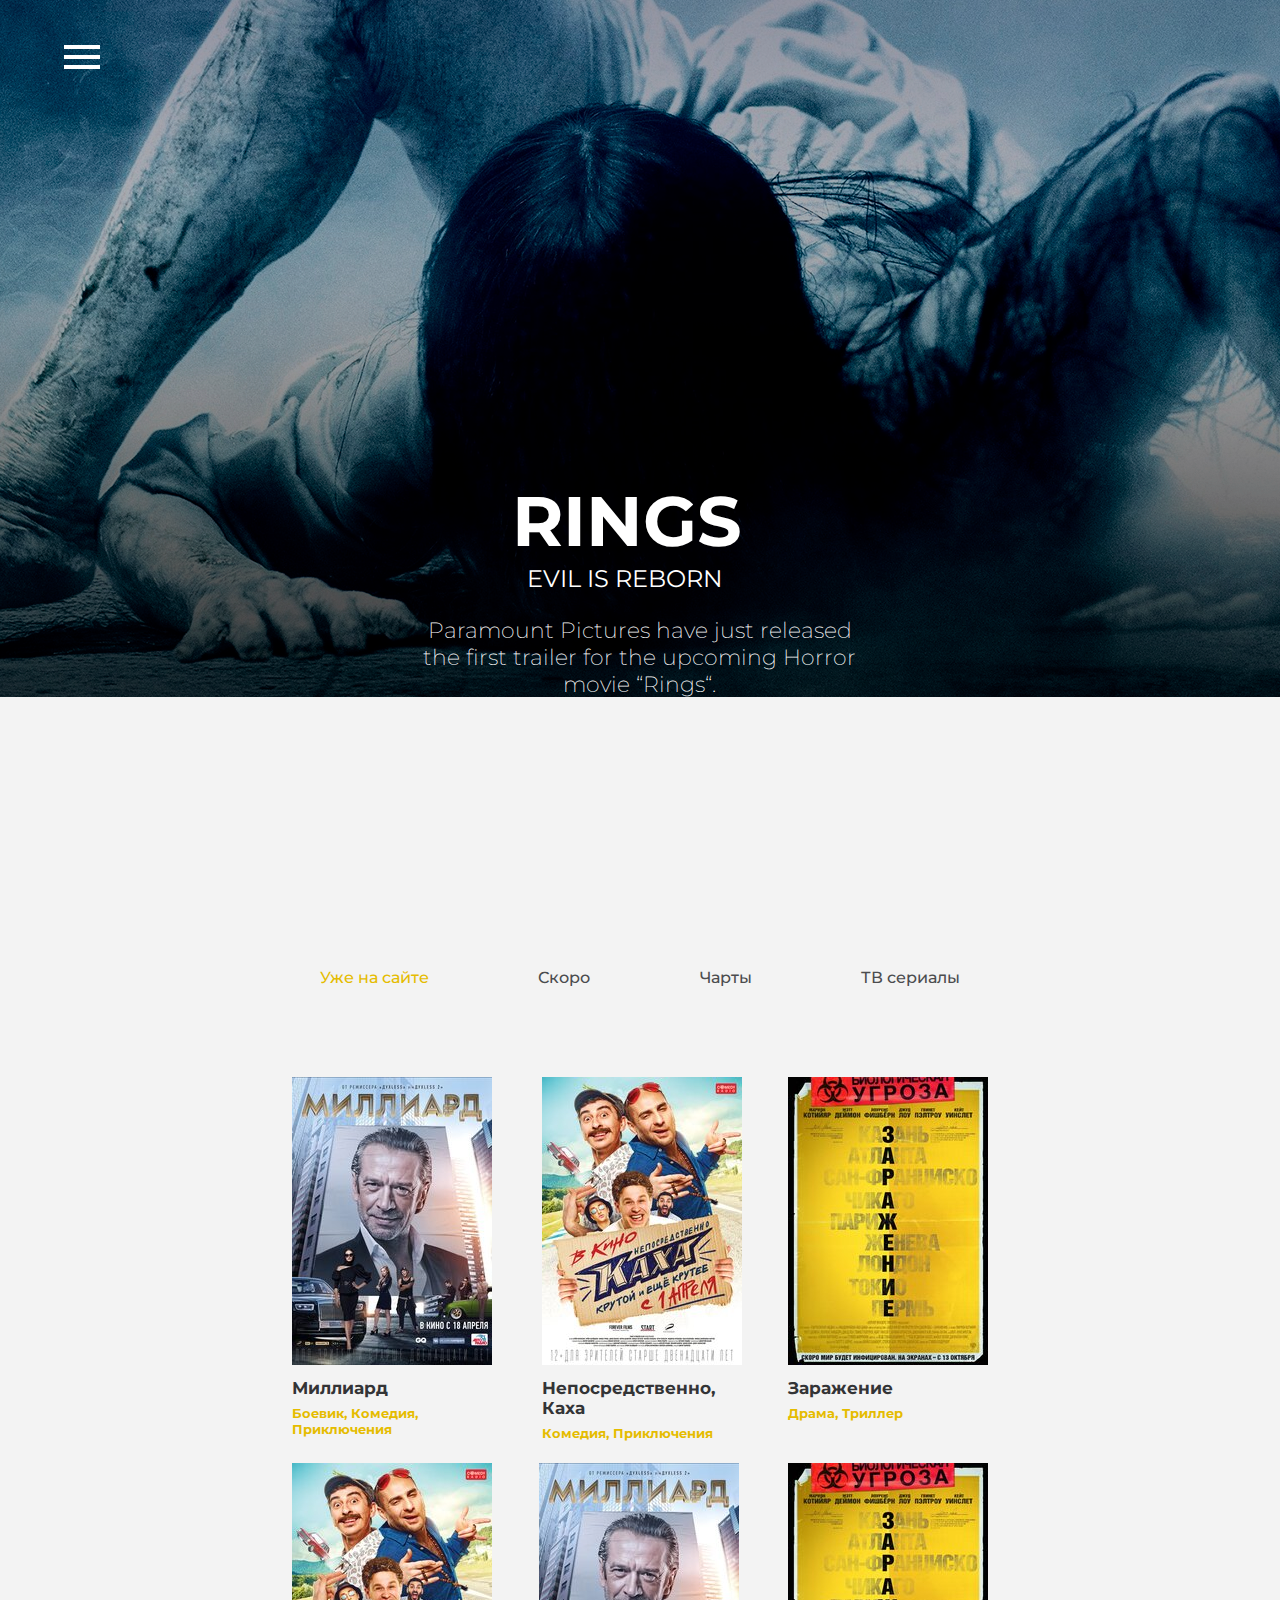
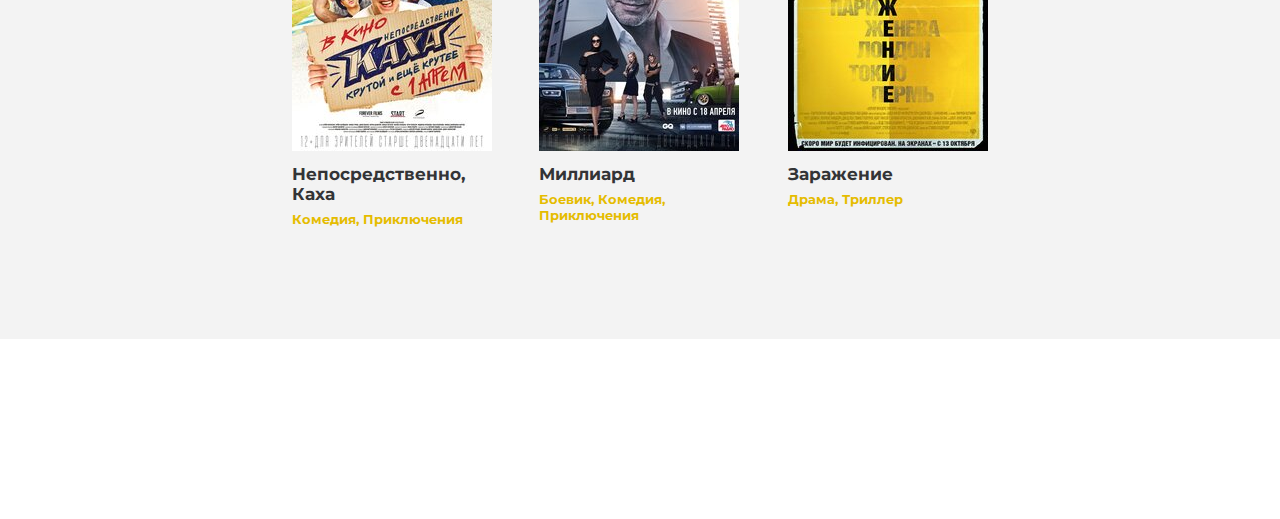
<file: index.html>
<!DOCTYPE html>
<html lang="en">
<head>
	<link rel="preconnect" href="https://fonts.gstatic.com">
	<link href="https://fonts.googleapis.com/css2?family=Montserrat:wght@200;400;500;600;700&display=swap" rel="stylesheet">
	<link rel="stylesheet" href="css/style.css">
	<link rel="stylesheet" href="css/bg.css">
	<title>Cinema website</title>
</head>
<body>
	<header>
		<nav>
			<a href="index.html"><img src="img/header/Hamburguer.svg" alt="" class="burguer"></a>
		</nav>

		<h1 class="title-hd">RINGS</h1>
		<h3 class="subtitle-hd">EVIL IS REBORN</h3>

		<h5 class="light-hd">Paramount Pictures have just released the first trailer for the upcoming Horror movie “Rings“. </h5>
	</header>

	<div class="movies" id="movies">
		<div class="movie__items">
			<a href="#movies" class="movie__item active">Уже на сайте</a>
			<a href="soon.html#movies" class="movie__item">Скоро</a>
			<a href="charts.html#movies" class="movie__item">Чарты</a>
			<a href="serials.html#movies" class="movie__item">ТВ сериалы</a>
		</div>
		<div class="movie__list">
			<a href='films/1.html' class="movie">
				<img src="img/movies/1.jpg" alt="">
				<h3 class="name__movie">Миллиард</h3>
				<h5 class="genre__movie">Боевик, Комедия, Приключения</h5>
			</a>
			<a href='films/2.html' class="movie">
				<img src="img/movies/2.jpg" alt="">
				<h3 class="name__movie">Непосредственно, Каха</h3>
				<h5 class="genre__movie">Комедия, Приключения</h5>
			</a>
			<a href='films/3.html' class="movie">
				<img src="img/movies/3.jpg" alt="">
				<h3 class="name__movie">Заражение</h3>
				<h5 class="genre__movie">Драма, Триллер</h5>
			</a>
			<a href='films/2.html' class="movie">
				<img src="img/movies/2.jpg" alt="">
				<h3 class="name__movie">Непосредственно, Каха</h3>
				<h5 class="genre__movie">Комедия, Приключения</h5>
			</a>
			<a href='films/1.html' class="movie">
				<img src="img/movies/1.jpg" alt="">
				<h3 class="name__movie">Миллиард</h3>
				<h5 class="genre__movie">Боевик, Комедия, Приключения</h5>
			</a>
			<a href='films/3.html' class="movie">
				<img src="img/movies/3.jpg" alt="">
				<h3 class="name__movie">Заражение</h3>
				<h5 class="genre__movie">Драма, Триллер</h5>
			</a>
		</div>
	</div>

	<footer>
		
	</footer>
</body>
</html>
</file>
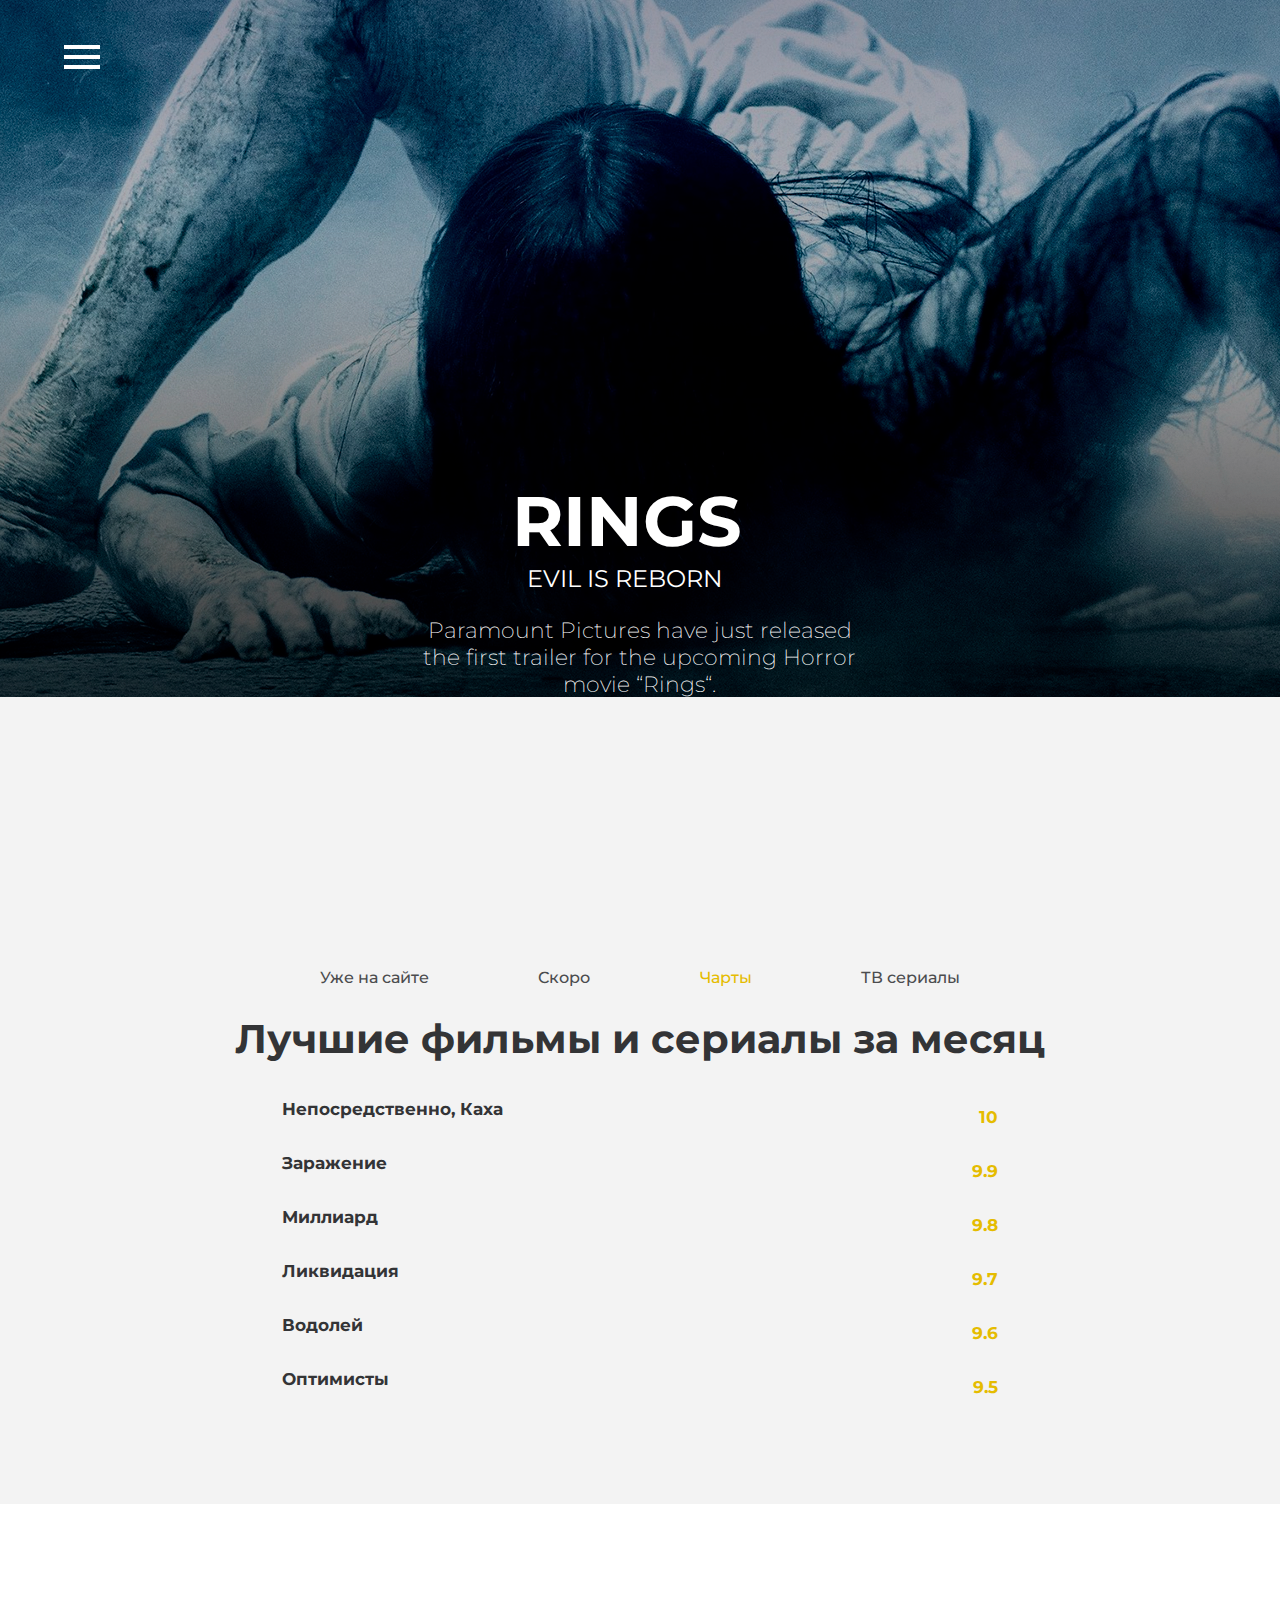
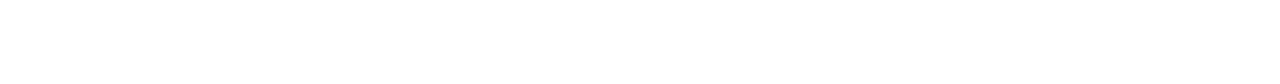
<file: charts.html>
<!DOCTYPE html>
<html lang="en">
<head>
	<link rel="preconnect" href="https://fonts.gstatic.com">
	<link href="https://fonts.googleapis.com/css2?family=Montserrat:wght@200;400;500;600;700&display=swap" rel="stylesheet">
	<link rel="stylesheet" href="css/style.css">
	<link rel="stylesheet" href="css/bg.css">
	<title>Cinema website</title>
</head>
<body>
	<header>
		<nav>
			<a href="index.html"><img src="img/header/Hamburguer.svg" alt="" class="burguer"></a>
		</nav>

		<h1 class="title-hd">RINGS</h1>
		<h3 class="subtitle-hd">EVIL IS REBORN</h3>

		<h5 class="light-hd">Paramount Pictures have just released the first trailer for the upcoming Horror movie “Rings“. </h5>
	</header>

	<div class="movies" id="movies">
		<div class="movie__items">
			<a href="index.html#movies" class="movie__item">Уже на сайте</a>
			<a href="soon.html#movies" class="movie__item">Скоро</a>
			<a href="#movies" class="movie__item active">Чарты</a>
			<a href="serials.html#movies" class="movie__item">ТВ сериалы</a>
		</div>
		<h1 class="charts">Лучшие фильмы и сериалы за месяц</h1>
		<div class="movie__rating">
			<h3 class="name__movie">Непосредственно, Каха</h3>
			<h3 class="rating">10</h3>
		</div>
		<div class="movie__rating">
			<h3 class="name__movie">Заражение</h3>
			<h3 class="rating">9.9</h3>
		</div>
		<div class="movie__rating">
			<h3 class="name__movie">Миллиард</h3>
			<h3 class="rating">9.8</h3>
		</div>
		<div class="movie__rating">
			<h3 class="name__movie">Ликвидация</h3>
			<h3 class="rating">9.7</h3>
		</div>
		<div class="movie__rating">
			<h3 class="name__movie">Водолей</h3>
			<h3 class="rating">9.6</h3>
		</div>
		<div class="movie__rating">
			<h3 class="name__movie">Оптимисты</h3>
			<h3 class="rating">9.5</h3>
		</div>
	</div>

	<footer>
		
	</footer>
</body>
</html>
</file>
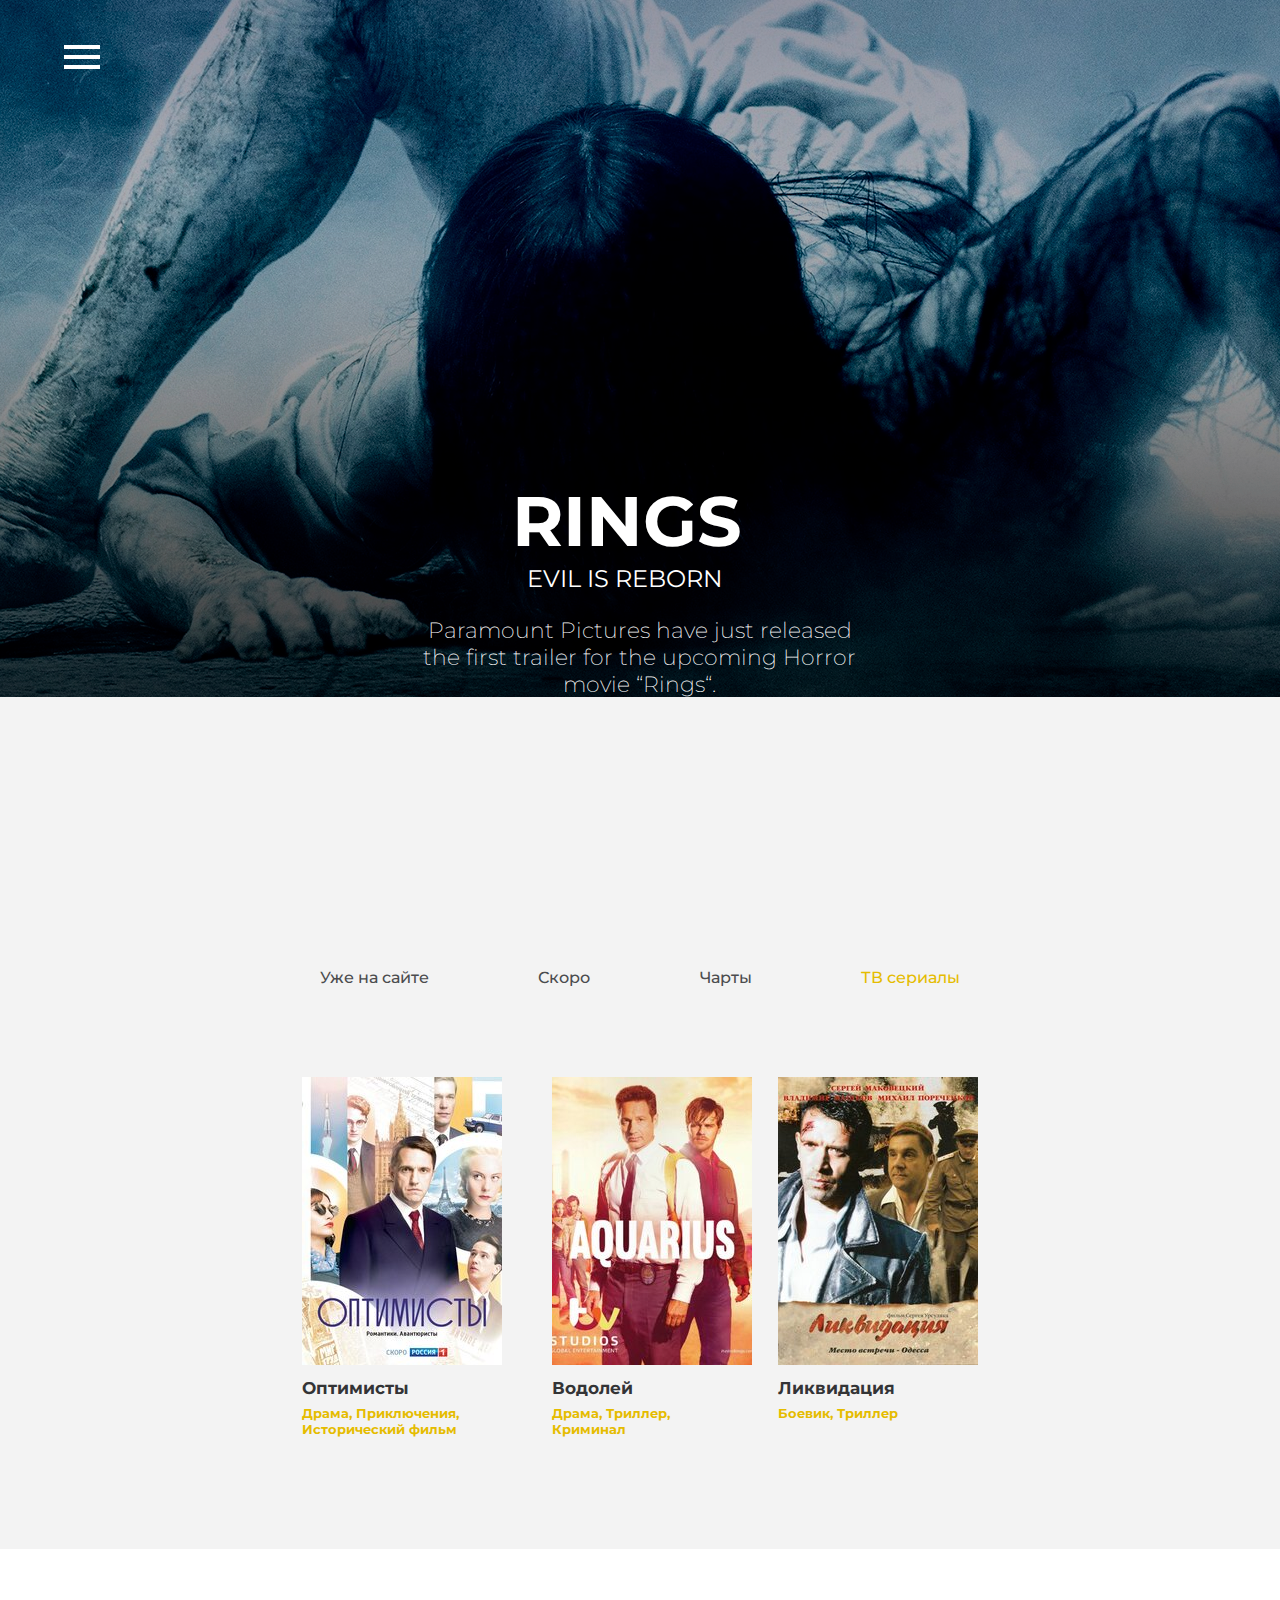
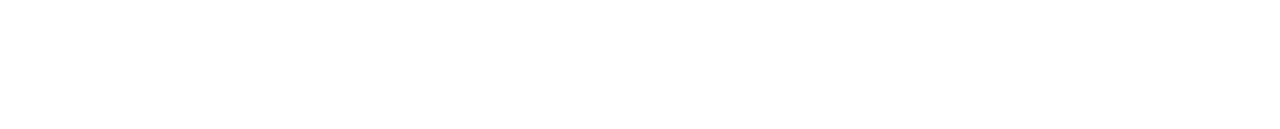
<file: serials.html>
<!DOCTYPE html>
<html lang="en">
<head>
	<link rel="preconnect" href="https://fonts.gstatic.com">
	<link href="https://fonts.googleapis.com/css2?family=Montserrat:wght@200;400;500;600;700&display=swap" rel="stylesheet">
	<link rel="stylesheet" href="css/style.css">
	<link rel="stylesheet" href="css/bg.css">
	<title>Cinema website</title>
</head>
<body>
	<header>
		<nav>
			<a href="index.html"><img src="img/header/Hamburguer.svg" alt="" class="burguer"></a>
		</nav>

		<h1 class="title-hd">RINGS</h1>
		<h3 class="subtitle-hd">EVIL IS REBORN</h3>

		<h5 class="light-hd">Paramount Pictures have just released the first trailer for the upcoming Horror movie “Rings“. </h5>
	</header>

	<div class="movies" id="movies">
		<div class="movie__items">
			<a href="index.html#movies" class="movie__item">Уже на сайте</a>
			<a href="soon.html#movies" class="movie__item">Скоро</a>
			<a href="charts.html#movies" class="movie__item">Чарты</a>
			<a href="#movies" class="movie__item active">ТВ сериалы</a>
		</div>
		<div class="movie__list">
			<a href='films/7.html' class="movie">
				<img src="img/movies/7.jpg" alt="">
				<h3 class="name__movie">Оптимисты</h3>
				<h5 class="genre__movie">Драма, Приключения, Исторический фильм</h5>
			</a>
			<a href='films/8.html' class="movie">
				<img src="img/movies/8.jpg" alt="">
				<h3 class="name__movie">Водолей</h3>
				<h5 class="genre__movie">Драма, Триллер, Криминал</h5>
			</a>
			<a href='films/9.html' class="movie">
				<img src="img/movies/9.jpg" alt="">
				<h3 class="name__movie">Ликвидация</h3>
				<h5 class="genre__movie">Боевик, Триллер</h5>
			</a>
		</div>
	</div>

	<footer>
		
	</footer>
</body>
</html>
</file>
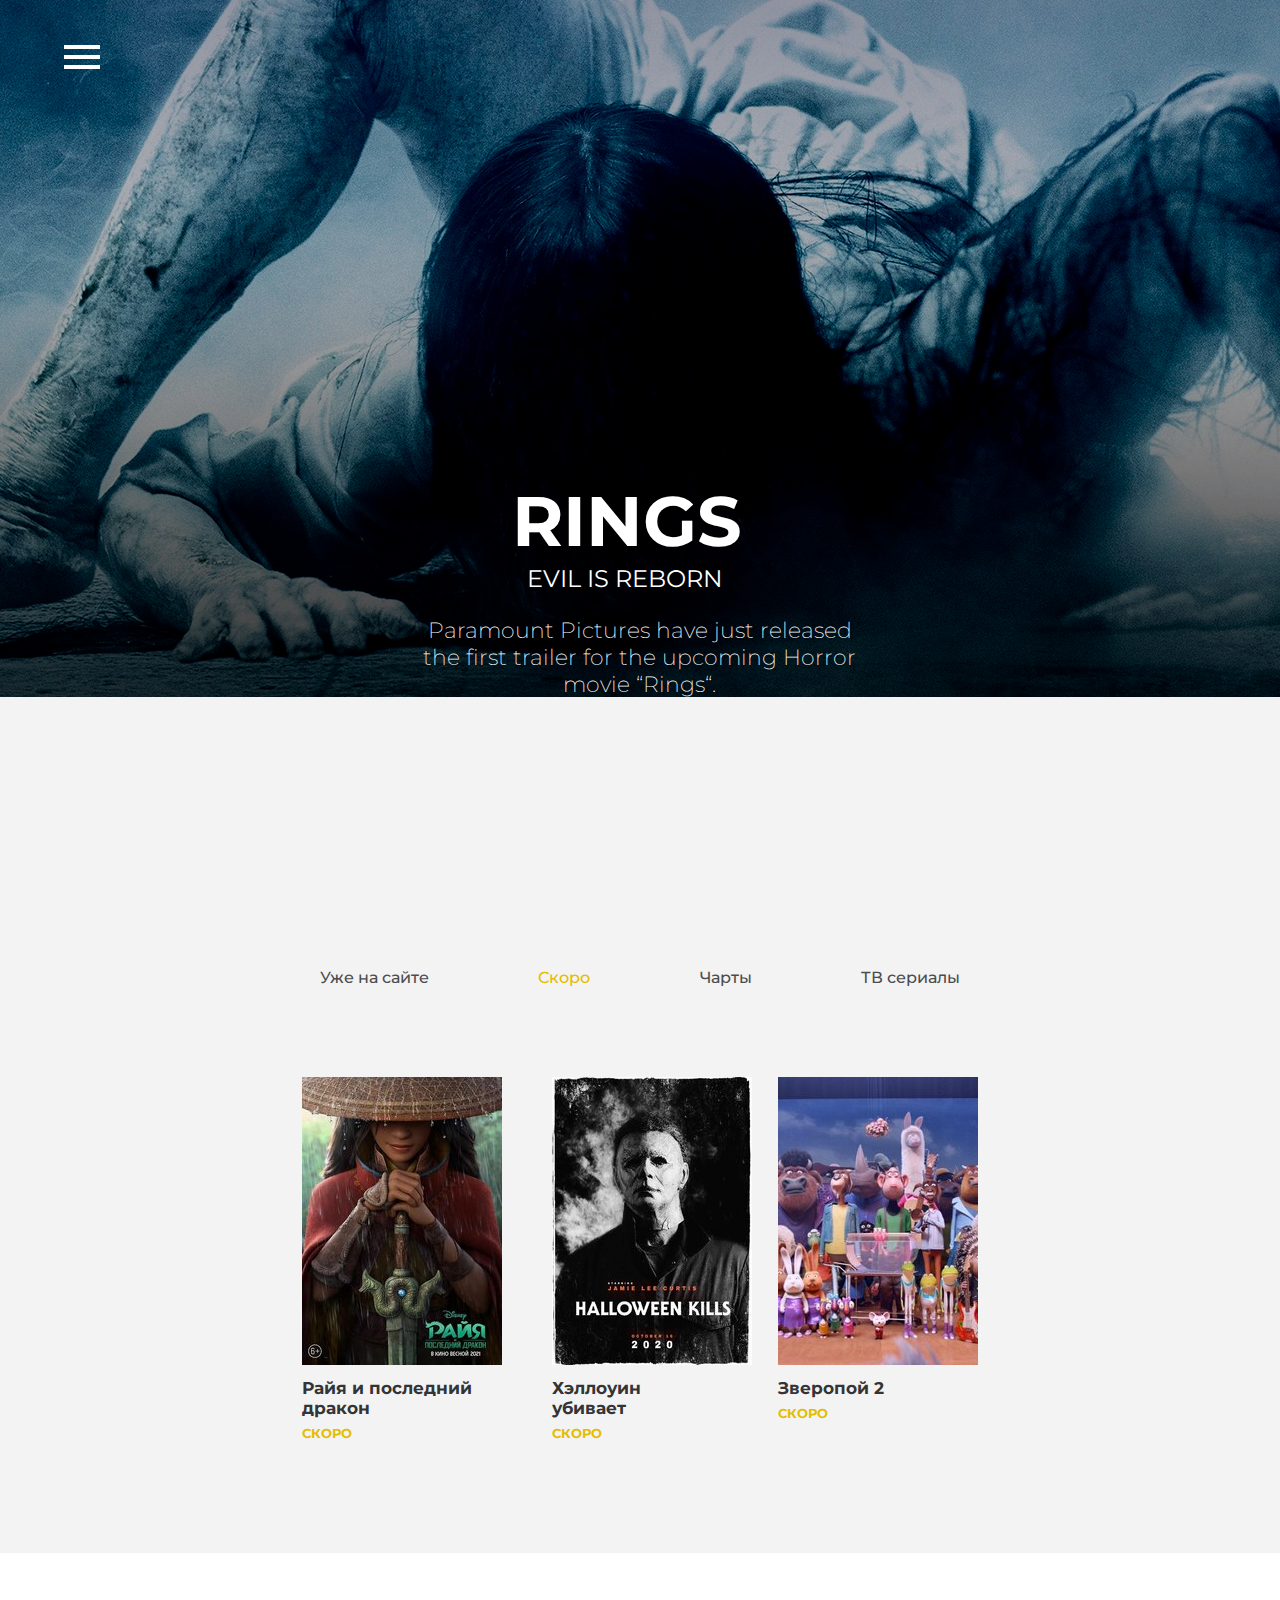
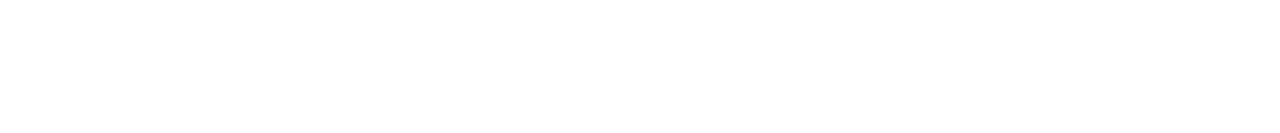
<file: soon.html>
<!DOCTYPE html>
<html lang="en">
<head>
	<link rel="preconnect" href="https://fonts.gstatic.com">
	<link href="https://fonts.googleapis.com/css2?family=Montserrat:wght@200;400;500;600;700&display=swap" rel="stylesheet">
	<link rel="stylesheet" href="css/style.css">
	<link rel="stylesheet" href="css/bg.css">
	<title>Cinema website</title>
</head>
<body>
	<header>
		<nav>
			<a href="index.html"><img src="img/header/Hamburguer.svg" alt="" class="burguer"></a>
		</nav>

		<h1 class="title-hd">RINGS</h1>
		<h3 class="subtitle-hd">EVIL IS REBORN</h3>

		<h5 class="light-hd">Paramount Pictures have just released the first trailer for the upcoming Horror movie “Rings“. </h5>
	</header>

	<div class="movies">
		<div class="movie__items" id="movies">
			<a href="index.html#movies" class="movie__item">Уже на сайте</a>
			<a href="#movies" class="movie__item active">Скоро</a>
			<a href="charts.html#movies" class="movie__item">Чарты</a>
			<a href="serials.html#movies" class="movie__item">ТВ сериалы</a>
		</div>
		<div class="movie__list">
			<a href='films/4.html' class="movie">
				<img src="img/movies/4.jpg" alt="">
				<h3 class="name__movie">Райя и последний дракон</h3>
				<h5 class="genre__movie">СКОРО</h5>
			</a>
			<a href='films/5.html' class="movie">
				<img src="img/movies/5.jpg" alt="">
				<h3 class="name__movie">Хэллоуин убивает</h3>
				<h5 class="genre__movie">СКОРО</h5>
			</a>
			<a href='films/6.html' class="movie">
				<img src="img/movies/6.jpg" alt="">
				<h3 class="name__movie">Зверопой 2</h3>
				<h5 class="genre__movie">СКОРО</h5>
			</a>
		</div>
	</div>

	<footer>
		
	</footer>
</body>
</html>
</file>
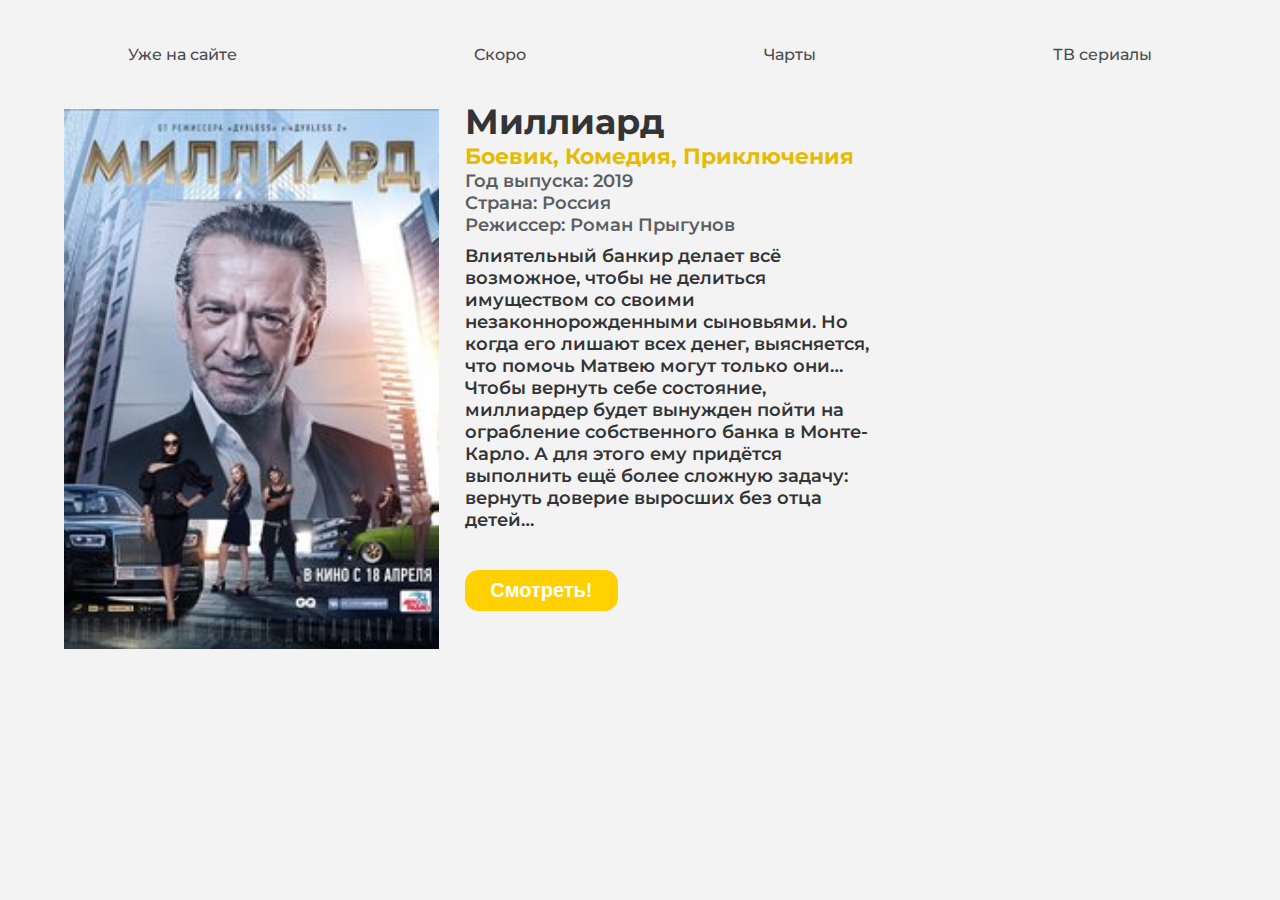
<file: films/1.html>
<!DOCTYPE html>
<html lang="en">
<head>
	<link rel="preconnect" href="https://fonts.gstatic.com">
	<link href="https://fonts.googleapis.com/css2?family=Montserrat:wght@200;400;500;600;700&display=swap" rel="stylesheet">
	<link rel="stylesheet" href="../css/style.css">
	<title>Cinema website</title>
</head>
<body>
	<div class="movie__items">
			<a href="../index.html#movies" class="movie__item">Уже на сайте</a>
			<a href="../soon.html#movies" class="movie__item">Скоро</a>
			<a href="../charts.html#movies" class="movie__item">Чарты</a>
			<a href="../serials.html#movies" class="movie__item">ТВ сериалы</a>
	</div>
	<div class="some">
		<img src="../img/movies/1.jpg" alt="" class="movie-img">
		<div class="movie__info">
			<div class="movie-name">Миллиард</div>
			<h3 class="genre-movie">Боевик, Комедия, Приключения</h3>
			<h5 class="year-movie">Год выпуска: 2019</h5>
			<h5 class="country-movie">Страна: Россия</h5>
			<h5 class="director-movie">Режиссер: Роман Прыгунов</h5>
			<h5 class="description-movie">Влиятельный банкир делает всё возможное, чтобы не делиться имуществом со своими незаконнорожденными сыновьями. Но когда его лишают всех денег, выясняется, что помочь Матвею могут только они… Чтобы вернуть себе состояние, миллиардер будет вынужден пойти на ограбление собственного банка в Монте-Карло. А для этого ему придётся выполнить ещё более сложную задачу: вернуть доверие выросших без отца детей…</h5>

			<button class="btn">Смотреть!</button>
		</div>
	</div>
	
</body>
</html>
</file>
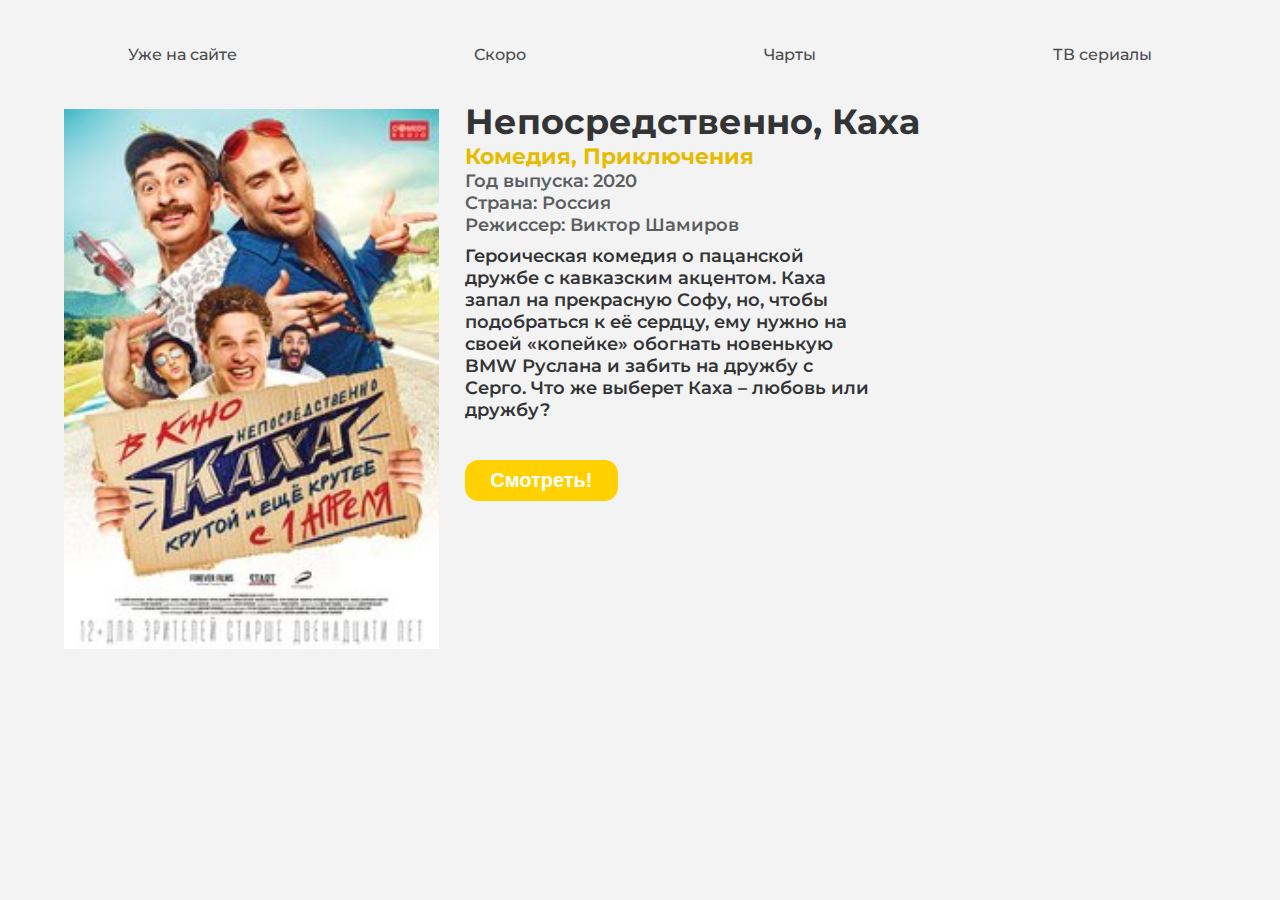
<file: films/2.html>
<!DOCTYPE html>
<html lang="en">
<head>
	<link rel="preconnect" href="https://fonts.gstatic.com">
	<link href="https://fonts.googleapis.com/css2?family=Montserrat:wght@200;400;500;600;700&display=swap" rel="stylesheet">
	<link rel="stylesheet" href="../css/style.css">
	<title>Cinema website</title>
</head>
<body>
	<div class="movie__items">
			<a href="../index.html#movies" class="movie__item">Уже на сайте</a>
			<a href="../soon.html#movies" class="movie__item">Скоро</a>
			<a href="../charts.html#movies" class="movie__item">Чарты</a>
			<a href="../serials.html#movies" class="movie__item">ТВ сериалы</a>
	</div>
	<div class="some">
		<img src="../img/movies/2.jpg" alt="" class="movie-img">
		<div class="movie__info">
			<div class="movie-name">Непосредственно, Каха</div>
			<h3 class="genre-movie">Комедия, Приключения</h3>
			<h5 class="year-movie">Год выпуска: 2020</h5>
			<h5 class="country-movie">Страна: Россия</h5>
			<h5 class="director-movie">Режиссер: Виктор Шамиров</h5>
			<h5 class="description-movie">Героическая комедия о пацанской дружбе с кавказским акцентом. Каха запал на прекрасную Софу, но, чтобы подобраться к её сердцу, ему нужно на своей «копейке» обогнать новенькую BMW Руслана и забить на дружбу с Серго. Что же выберет Каха – любовь или дружбу?</h5>

			<button class="btn">Смотреть!</button>
		</div>
	</div>
	
</body>
</html>
</file>
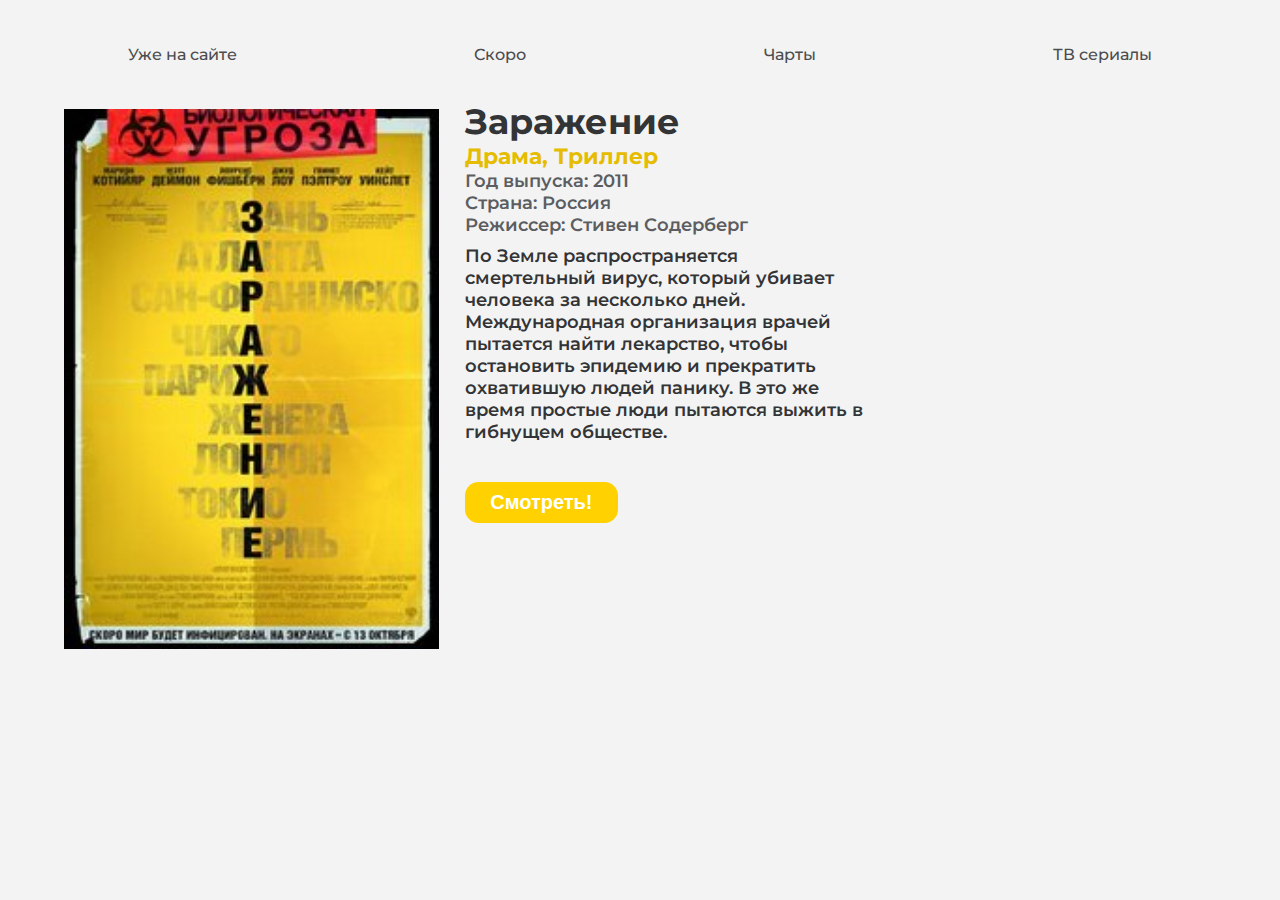
<file: films/3.html>
<!DOCTYPE html>
<html lang="en">
<head>
	<link rel="preconnect" href="https://fonts.gstatic.com">
	<link href="https://fonts.googleapis.com/css2?family=Montserrat:wght@200;400;500;600;700&display=swap" rel="stylesheet">
	<link rel="stylesheet" href="../css/style.css">
	<title>Cinema website</title>
</head>
<body>
	<div class="movie__items">
			<a href="../index.html#movies" class="movie__item">Уже на сайте</a>
			<a href="../soon.html#movies" class="movie__item">Скоро</a>
			<a href="../charts.html#movies" class="movie__item">Чарты</a>
			<a href="../serials.html#movies" class="movie__item">ТВ сериалы</a>
	</div>
	<div class="some">
		<img src="../img/movies/3.jpg" alt="" class="movie-img">
		<div class="movie__info">
			<div class="movie-name">Заражение</div>
			<h3 class="genre-movie">Драма, Триллер</h3>
			<h5 class="year-movie">Год выпуска: 2011</h5>
			<h5 class="country-movie">Страна: Россия</h5>
			<h5 class="director-movie">Режиссер: Стивен Содерберг</h5>
			<h5 class="description-movie">По Земле распространяется смертельный вирус, который убивает человека за несколько дней. Международная организация врачей пытается найти лекарство, чтобы остановить эпидемию и прекратить охватившую людей панику. В это же время простые люди пытаются выжить в гибнущем обществе.</h5>

			<button class="btn">Смотреть!</button>
		</div>
	</div>
	
</body>
</html>
</file>
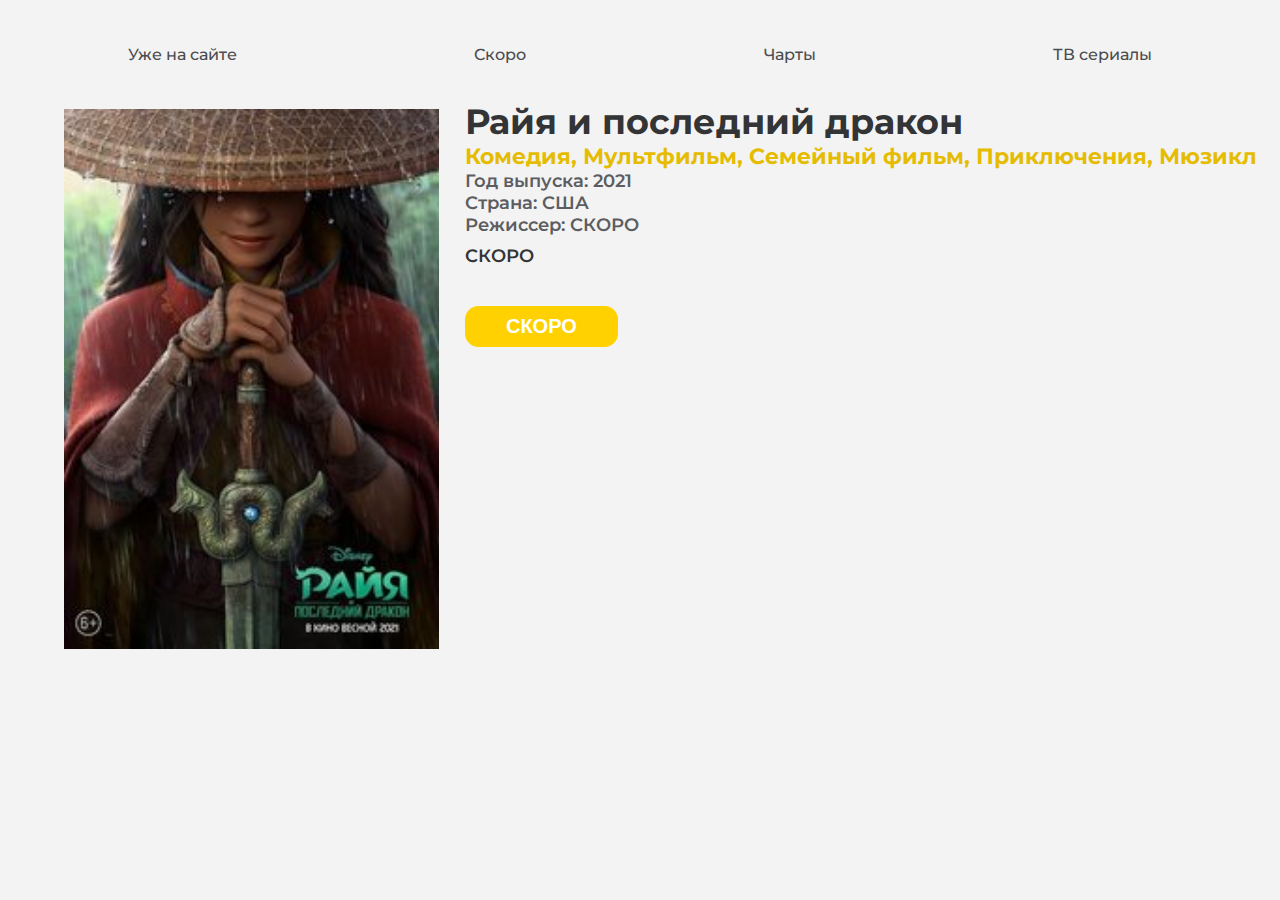
<file: films/4.html>
<!DOCTYPE html>
<html lang="en">
<head>
	<link rel="preconnect" href="https://fonts.gstatic.com">
	<link href="https://fonts.googleapis.com/css2?family=Montserrat:wght@200;400;500;600;700&display=swap" rel="stylesheet">
	<link rel="stylesheet" href="../css/style.css">
	<title>Cinema website</title>
</head>
<body>
	<div class="movie__items">
			<a href="../index.html#movies" class="movie__item">Уже на сайте</a>
			<a href="../soon.html#movies" class="movie__item">Скоро</a>
			<a href="../charts.html#movies" class="movie__item">Чарты</a>
			<a href="../serials.html#movies" class="movie__item">ТВ сериалы</a>
	</div>
	<div class="some">
		<img src="../img/movies/4.jpg" alt="" class="movie-img">
		<div class="movie__info">
			<div class="movie-name">Райя и последний дракон</div>
			<h3 class="genre-movie">Комедия, Мультфильм, Семейный фильм, Приключения, Мюзикл</h3>
			<h5 class="year-movie">Год выпуска: 2021</h5>
			<h5 class="country-movie">Страна: США</h5>
			<h5 class="director-movie">Режиссер: СКОРО</h5>
			<h5 class="description-movie">СКОРО</h5>

			<button class="btn">СКОРО</button>
		</div>
	</div>
	
</body>
</html>
</file>
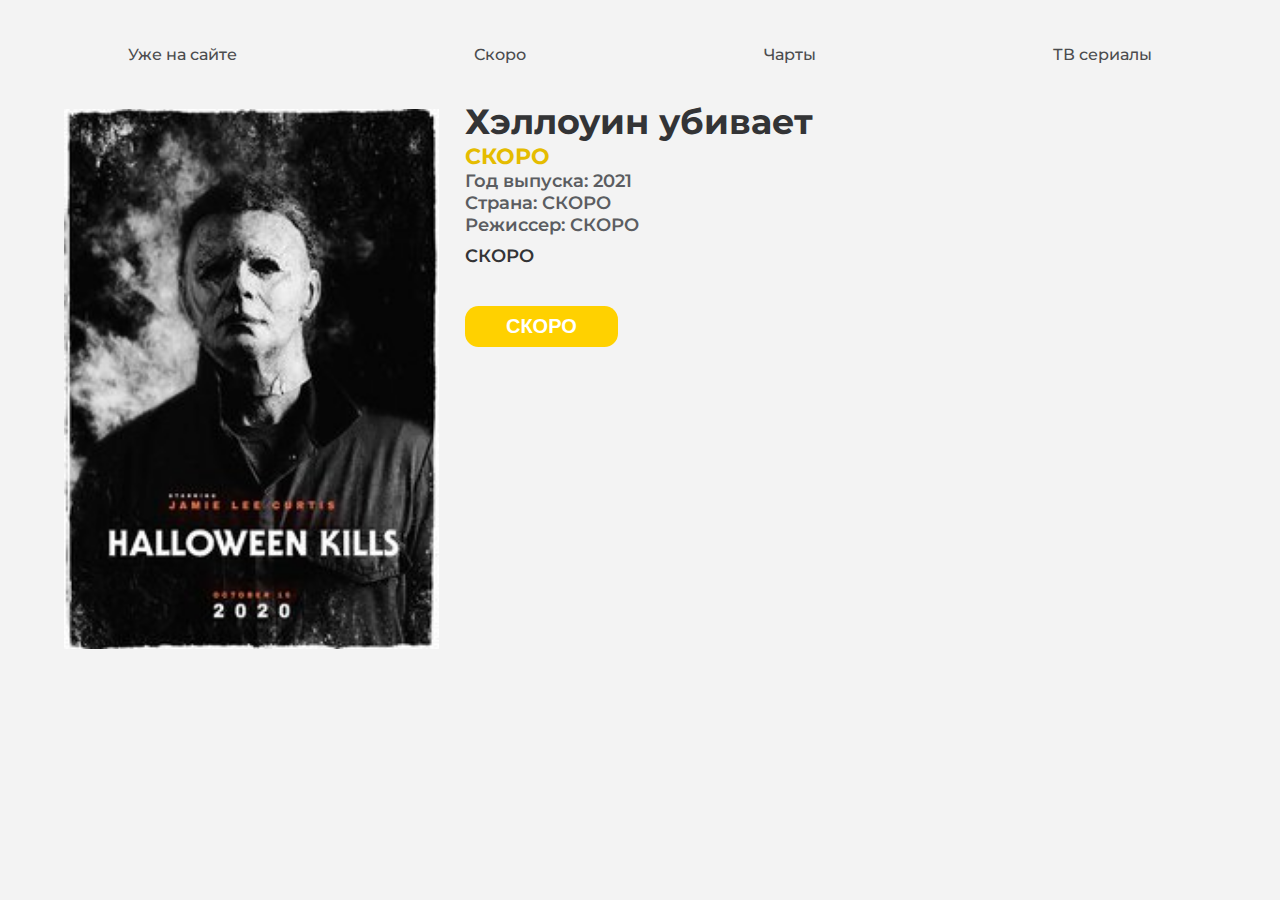
<file: films/5.html>
<!DOCTYPE html>
<html lang="en">
<head>
	<link rel="preconnect" href="https://fonts.gstatic.com">
	<link href="https://fonts.googleapis.com/css2?family=Montserrat:wght@200;400;500;600;700&display=swap" rel="stylesheet">
	<link rel="stylesheet" href="../css/style.css">
	<title>Cinema website</title>
</head>
<body>
	<div class="movie__items">
			<a href="../index.html#movies" class="movie__item">Уже на сайте</a>
			<a href="../soon.html#movies" class="movie__item">Скоро</a>
			<a href="../charts.html#movies" class="movie__item">Чарты</a>
			<a href="../serials.html#movies" class="movie__item">ТВ сериалы</a>
	</div>
	<div class="some">
		<img src="../img/movies/5.jpg" alt="" class="movie-img">
		<div class="movie__info">
			<div class="movie-name">Хэллоуин убивает</div>
			<h3 class="genre-movie">СКОРО</h3>
			<h5 class="year-movie">Год выпуска: 2021</h5>
			<h5 class="country-movie">Страна: СКОРО</h5>
			<h5 class="director-movie">Режиссер: СКОРО</h5>
			<h5 class="description-movie">СКОРО</h5>

			<button class="btn">СКОРО</button>
		</div>
	</div>
	
</body>
</html>
</file>
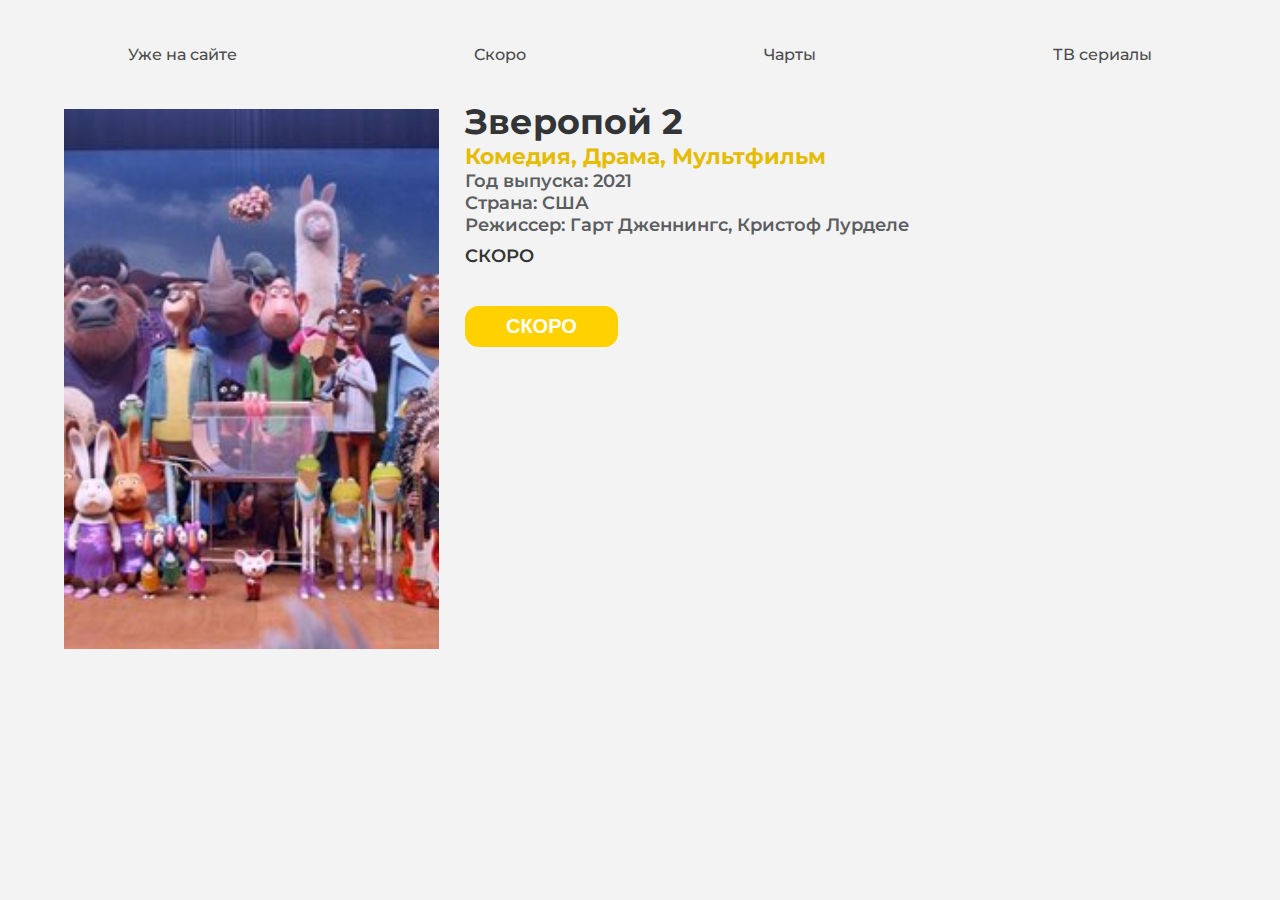
<file: films/6.html>
<!DOCTYPE html>
<html lang="en">
<head>
	<link rel="preconnect" href="https://fonts.gstatic.com">
	<link href="https://fonts.googleapis.com/css2?family=Montserrat:wght@200;400;500;600;700&display=swap" rel="stylesheet">
	<link rel="stylesheet" href="../css/style.css">
	<title>Cinema website</title>
</head>
<body>
	<div class="movie__items">
			<a href="../index.html#movies" class="movie__item">Уже на сайте</a>
			<a href="../soon.html#movies" class="movie__item">Скоро</a>
			<a href="../charts.html#movies" class="movie__item">Чарты</a>
			<a href="../serials.html#movies" class="movie__item">ТВ сериалы</a>
	</div>
	<div class="some">
		<img src="../img/movies/6.jpg" alt="" class="movie-img">
		<div class="movie__info">
			<div class="movie-name">Зверопой 2</div>
			<h3 class="genre-movie">Комедия, Драма, Мультфильм</h3>
			<h5 class="year-movie">Год выпуска: 2021</h5>
			<h5 class="country-movie">Страна: США</h5>
			<h5 class="director-movie">Режиссер: Гарт Дженнингс, Кристоф Лурделе</h5>
			<h5 class="description-movie">СКОРО</h5>

			<button class="btn">СКОРО</button>
		</div>
	</div>
	
</body>
</html>
</file>
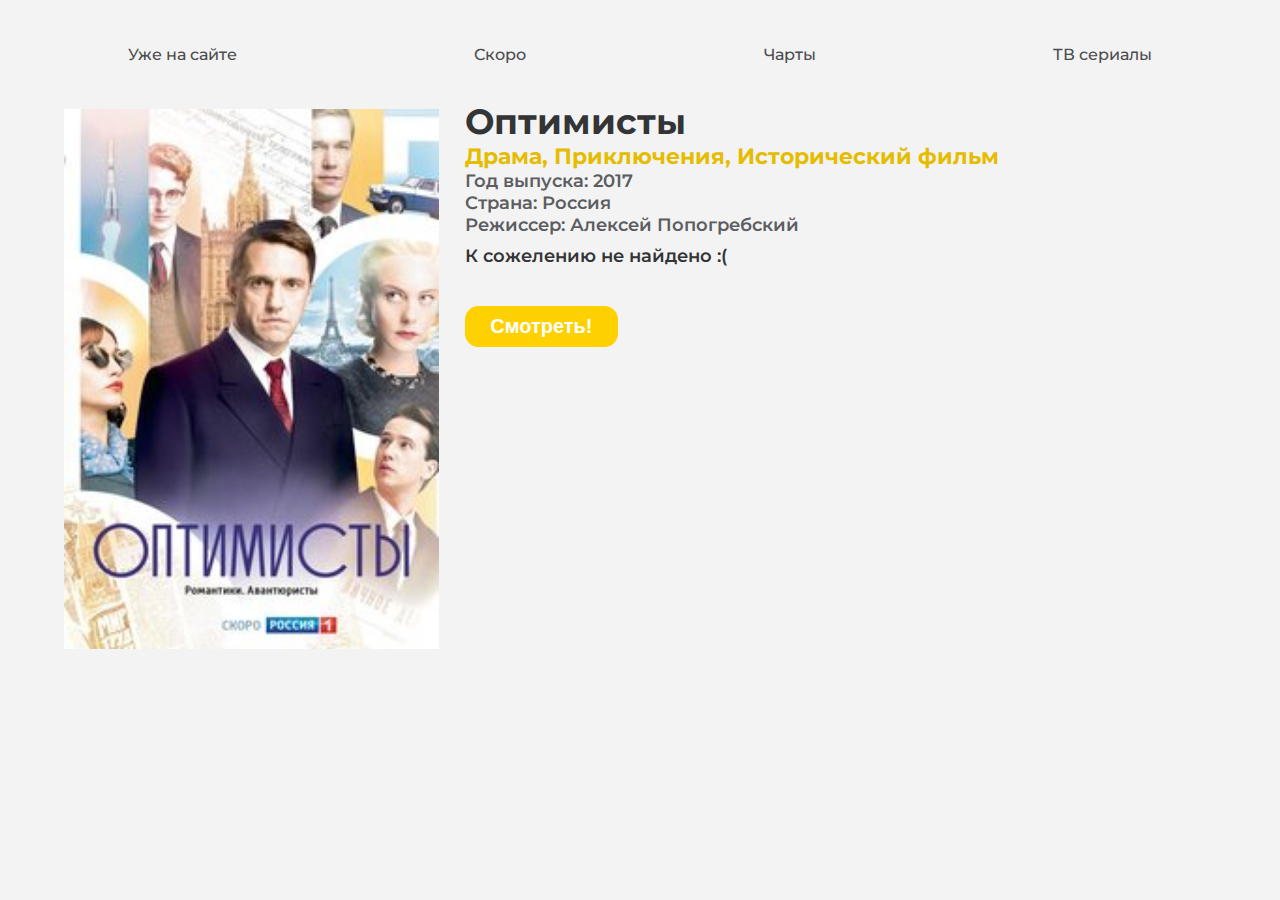
<file: films/7.html>
<!DOCTYPE html>
<html lang="en">
<head>
	<link rel="preconnect" href="https://fonts.gstatic.com">
	<link href="https://fonts.googleapis.com/css2?family=Montserrat:wght@200;400;500;600;700&display=swap" rel="stylesheet">
	<link rel="stylesheet" href="../css/style.css">
	<title>Cinema website</title>
</head>
<body>
	<div class="movie__items">
			<a href="../index.html#movies" class="movie__item">Уже на сайте</a>
			<a href="../soon.html#movies" class="movie__item">Скоро</a>
			<a href="../charts.html#movies" class="movie__item">Чарты</a>
			<a href="../serials.html#movies" class="movie__item">ТВ сериалы</a>
	</div>
	<div class="some">
		<img src="../img/movies/7.jpg" alt="" class="movie-img">
		<div class="movie__info">
			<div class="movie-name">Оптимисты</div>
			<h3 class="genre-movie">Драма, Приключения, Исторический фильм</h3>
			<h5 class="year-movie">Год выпуска: 2017</h5>
			<h5 class="country-movie">Страна: Россия</h5>
			<h5 class="director-movie">Режиссер: Алексей Попогребский</h5>
			<h5 class="description-movie">К сожелению не найдено :(</h5>

			<button class="btn">Смотреть!</button>
		</div>
	</div>
	
</body>
</html>
</file>
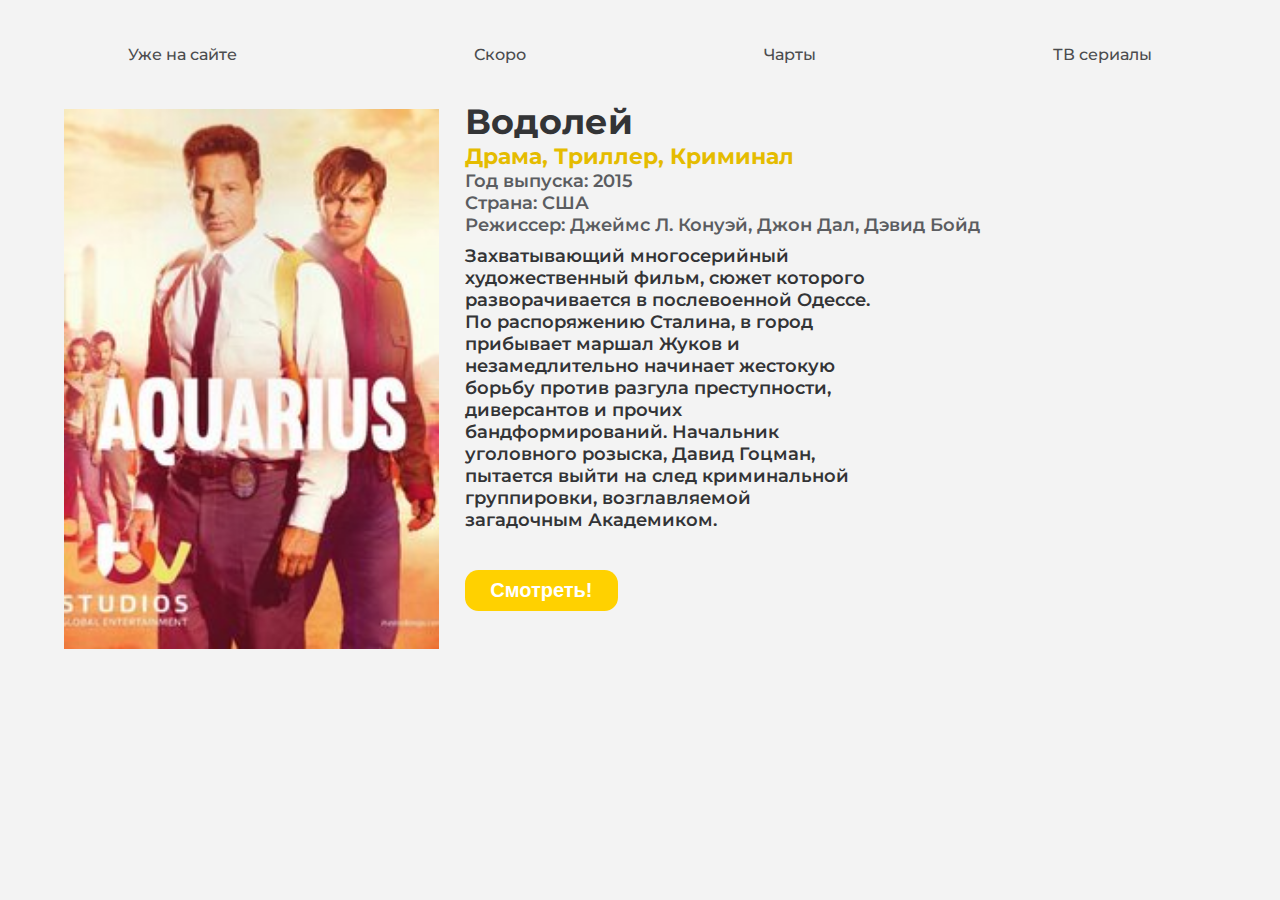
<file: films/8.html>
<!DOCTYPE html>
<html lang="en">
<head>
	<link rel="preconnect" href="https://fonts.gstatic.com">
	<link href="https://fonts.googleapis.com/css2?family=Montserrat:wght@200;400;500;600;700&display=swap" rel="stylesheet">
	<link rel="stylesheet" href="../css/style.css">
	<title>Cinema website</title>
</head>
<body>
	<div class="movie__items">
			<a href="../index.html#movies" class="movie__item">Уже на сайте</a>
			<a href="../soon.html#movies" class="movie__item">Скоро</a>
			<a href="../charts.html#movies" class="movie__item">Чарты</a>
			<a href="../serials.html#movies" class="movie__item">ТВ сериалы</a>
	</div>
	<div class="some">
		<img src="../img/movies/8.jpg" alt="" class="movie-img">
		<div class="movie__info">
			<div class="movie-name">Водолей</div>
			<h3 class="genre-movie">Драма, Триллер, Криминал</h3>
			<h5 class="year-movie">Год выпуска: 2015</h5>
			<h5 class="country-movie">Страна: США</h5>
			<h5 class="director-movie">Режиссер: Джеймс Л. Конуэй, Джон Дал, Дэвид Бойд</h5>
			<h5 class="description-movie">Захватывающий многосерийный художественный фильм, сюжет которого разворачивается в послевоенной Одессе. По распоряжению Сталина, в город прибывает маршал Жуков и незамедлительно начинает жестокую борьбу против разгула преступности, диверсантов и прочих бандформирований. Начальник уголовного розыска, Давид Гоцман, пытается выйти на след криминальной группировки, возглавляемой загадочным Академиком.</h5>

			<button class="btn">Смотреть!</button>
		</div>
	</div>
	
</body>
</html>
</file>
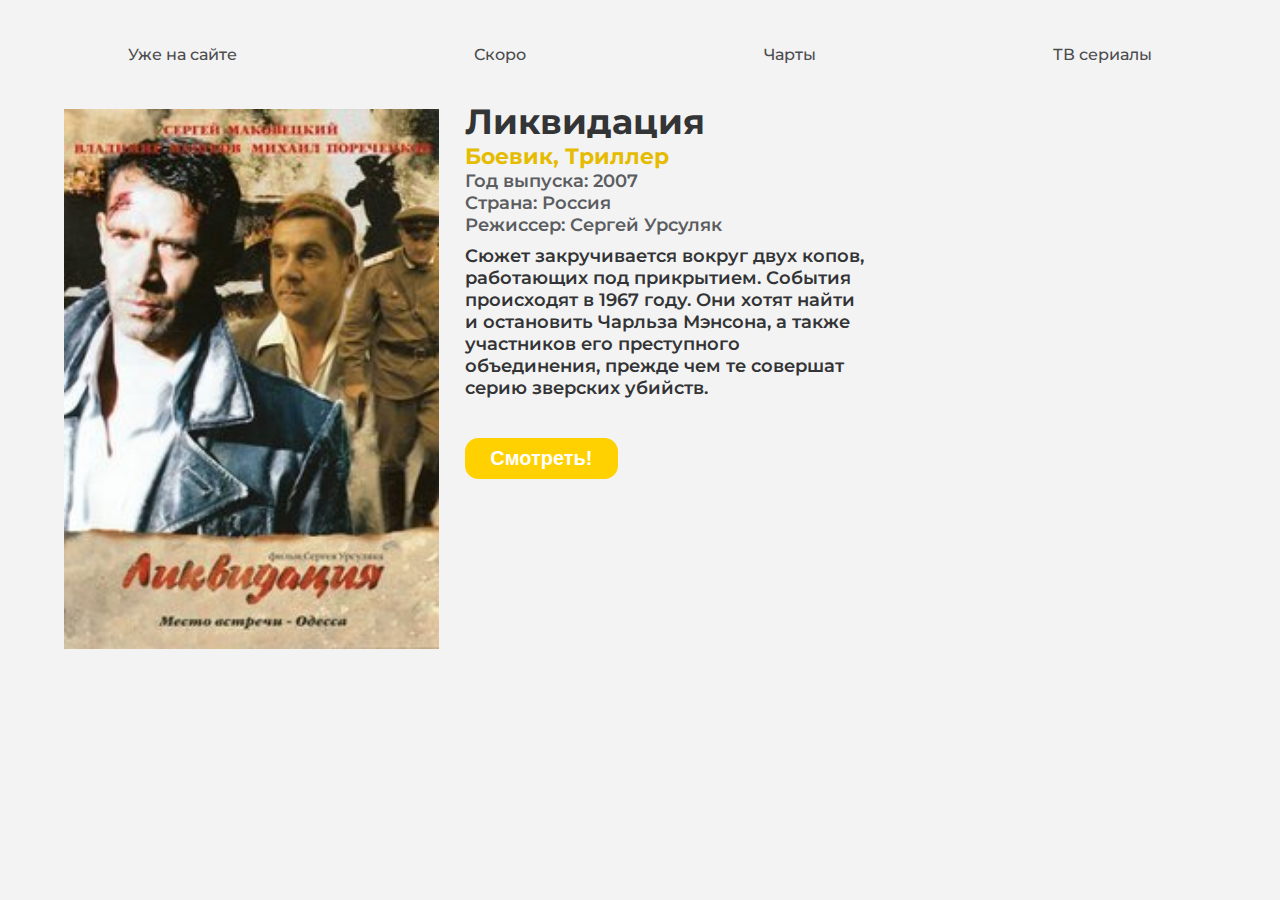
<file: films/9.html>
<!DOCTYPE html>
<html lang="en">
<head>
	<link rel="preconnect" href="https://fonts.gstatic.com">
	<link href="https://fonts.googleapis.com/css2?family=Montserrat:wght@200;400;500;600;700&display=swap" rel="stylesheet">
	<link rel="stylesheet" href="../css/style.css">
	<title>Cinema website</title>
</head>
<body>
	<div class="movie__items">
			<a href="../index.html#movies" class="movie__item">Уже на сайте</a>
			<a href="../soon.html#movies" class="movie__item">Скоро</a>
			<a href="../charts.html#movies" class="movie__item">Чарты</a>
			<a href="../serials.html#movies" class="movie__item">ТВ сериалы</a>
	</div>
	<div class="some">
		<img src="../img/movies/9.jpg" alt="" class="movie-img">
		<div class="movie__info">
			<div class="movie-name">Ликвидация</div>
			<h3 class="genre-movie">Боевик, Триллер</h3>
			<h5 class="year-movie">Год выпуска: 2007</h5>
			<h5 class="country-movie">Страна: Россия</h5>
			<h5 class="director-movie">Режиссер: Сергей Урсуляк</h5>
			<h5 class="description-movie">Сюжет закручивается вокруг двух копов, работающих под прикрытием. События происходят в 1967 году. Они хотят найти и остановить Чарльза Мэнсона, а также участников его преступного объединения, прежде чем те совершат серию зверских убийств.</h5>

			<button class="btn">Смотреть!</button>
		</div>
	</div>
	
</body>
</html>
</file>
<file: css/style.css>
body {
	font-family: 'Montserrat', sans-serif;

	padding: 0;
	margin: 0;

	background-color: #f3f3f3;
}

a {
	text-decoration: none;
	color: #4b4c4e;
	font-size: 16px;
	font-weight: 500;
}

header {
	max-width: 90%;
	margin: 0 auto;
	margin-bottom: 220px;
}

.burguer {
	margin-top: 5vh;
}

.title-hd {
	color: #fff;
	font-size: 70px;
	font-weight: 700;
	margin-top: 45vh;
	margin-bottom: 0;
	margin-left: 35vw;
}

.subtitle-hd {
	color: #fff;
	font-size: 24px;
	font-weight: 400;
	margin-top: 0;
	margin-left: 36.2vw;
}

.light-hd {
	text-align: center;
	max-width: 40%;
	color: #fff;
	font-size: 22px;
	font-weight: 200;
	margin-top: 0;
	margin-left: 27vw;
}

.movies {
	max-width: 70%;
	margin: 0 auto;
	margin-top: 30vh;
	margin-bottom: 10vh;
}

.movie__items {
	margin: 0 10vw;
	margin-top: 5vh;
	display: flex;
	justify-content: space-between;
}

.movie__item.active {
	color: #e5bc00;
}

.movie__list {
	display: flex;
	flex-wrap: wrap;
	margin: 0 auto;
	margin-top: 10vh;
	justify-content: center;
}

.movie {
	margin: 0 1vw;
}

.name__movie {
	color: #333436;
	margin-top: 1vh;
	margin-bottom: 0;
	font-size: 17px;
	max-width: 82%;
}

.genre__movie {
	color: #e5bc00;
	margin-top: 0.8vh;
	font-size: 13px;
	max-width: 82%;
}

footer {
	width: 100%;
	height: 20vh;
	background-color: #fff;
}

.charts {
	color: #333436;
	font-size: 40px;
	text-align: center;
}

.rating {
	color: #e5bc00;
	font-size: 17px;
}

.movie__rating {
	max-width: 80%;
	display: flex;
	justify-content: space-between;
	margin: 0 auto;
}

a.movie {
	max-width: 25%;
}

.movie__info {
	display: flex;
	flex-direction: column;
	margin-left: 2vw;
}

.movie-img {
	height: 60vh;
	margin-top: 5vh;
	margin-left: 5vw;
}

.movie-name {
	color: #333436;
	margin-top: 4vh;
	font-weight: 700;
	font-size: 35px;
}

.genre-movie {
	color: #e5bc00;
	margin-top: 0vh;
	margin-bottom: 0;
	font-size: 22px;
}

.year-movie {
	color: #5b5d61;
	margin-top: 0vh;
	margin-bottom: 0;
	font-weight: 600;
	font-size: 18px;
}

.description-movie {
	color: #333436;
	margin-top: 1vh;
	font-weight: 600;
	font-size: 18px;
	max-width: 50%;
}

.btn {
	border: none;
	outline: none;
	cursor: pointer;
	border-radius: 1.5vh;
	font-weight: 700;
	color: #fff;
	font-size: 20px;
	background-color: #ffd100;
	padding: 1vh 1vw;
	margin-top: 1vh;
	transition: 0.1s;

	width: 12vw;
}

.btn:hover {
	background-color: #f0c502;
}

.some {
	display: flex;
}

.country-movie {
	color: #5b5d61;
	margin-top: 0vh;
	margin-bottom: 0;
	font-weight: 600;
	font-size: 18px;
}

.director-movie {
	color: #5b5d61;
	margin-top: 0vh;
	margin-bottom: 0;
	font-weight: 600;
	font-size: 18px;
}
</file>
<file: css/bg.css>
body {
	background-image: url(../img/header/bg.png);
	background-repeat: no-repeat;
	background-position: top;
}
</file>
